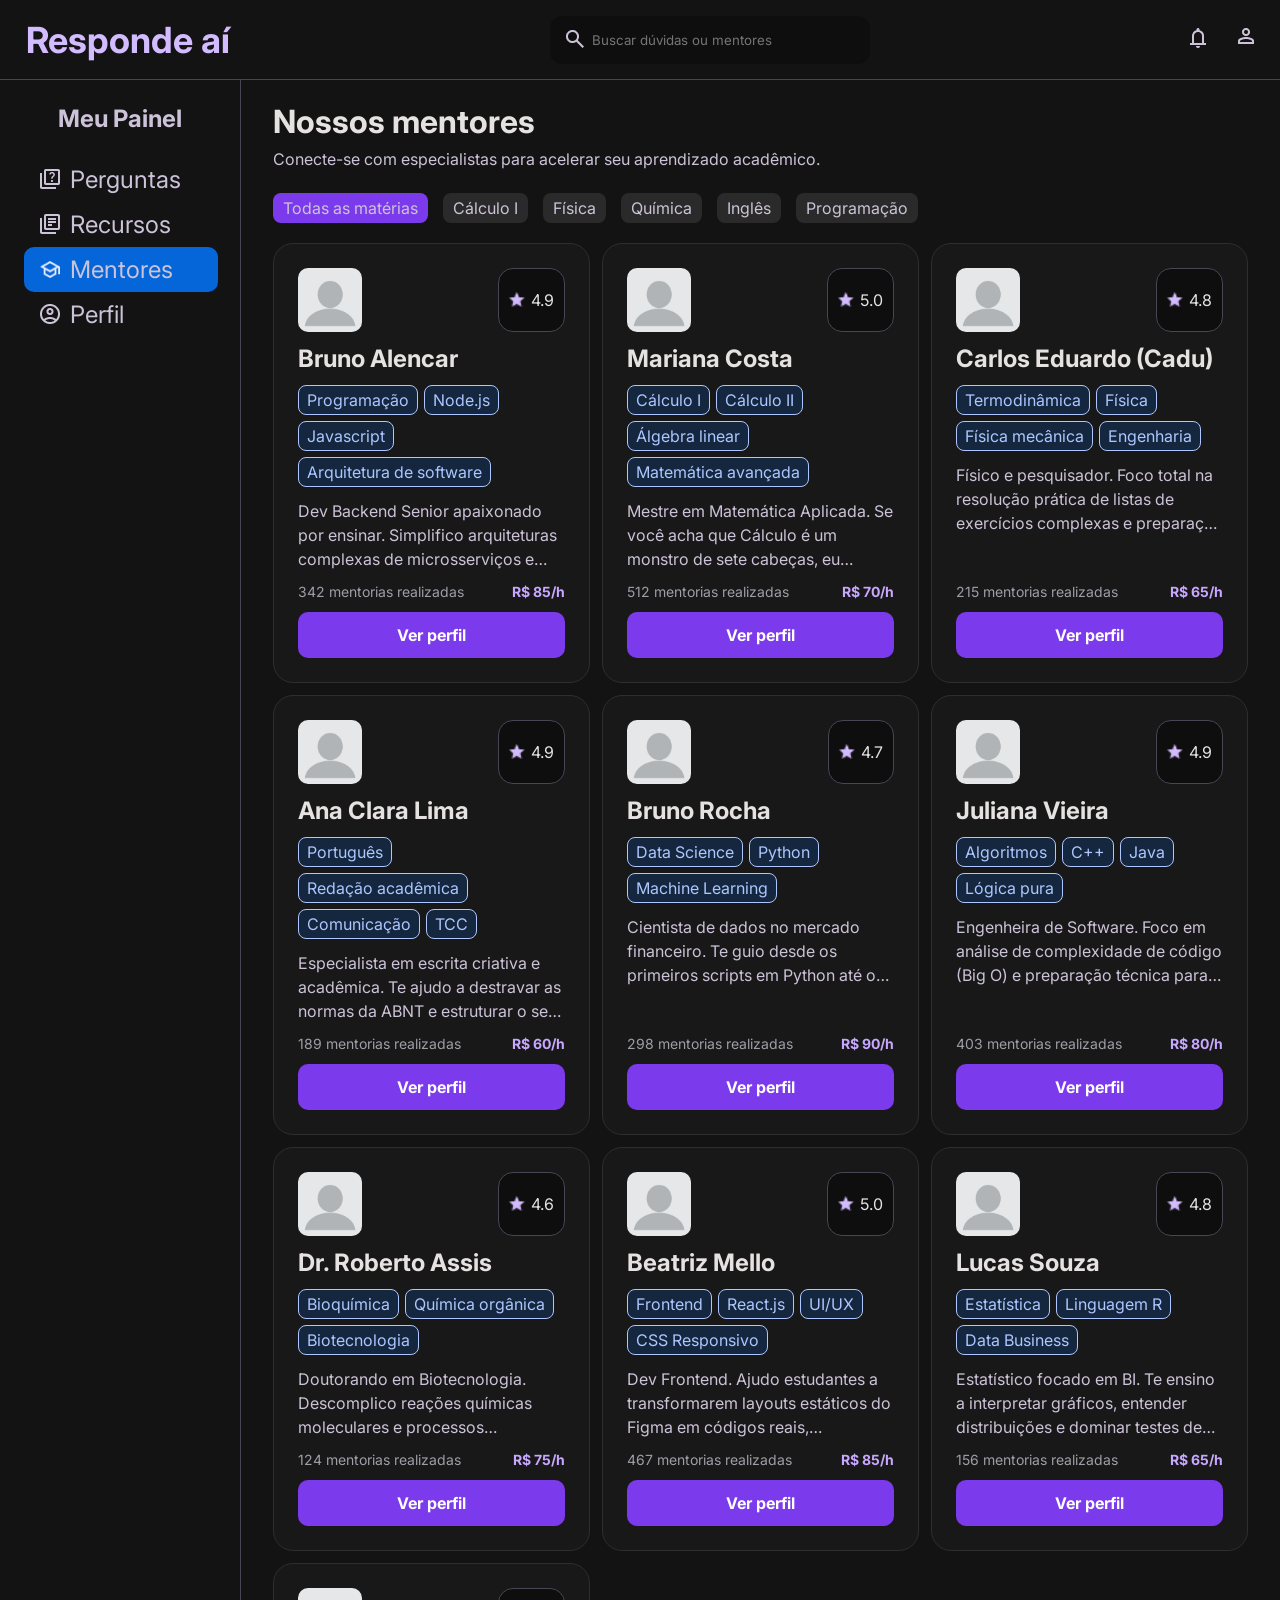
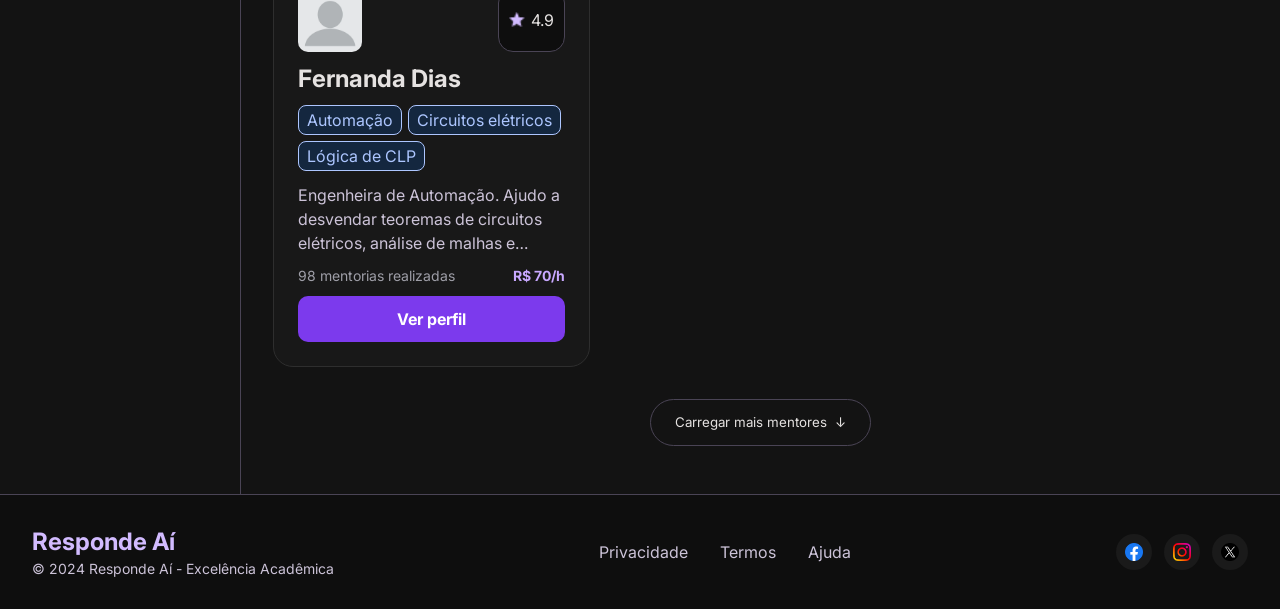
<file: pages/mentores.html>
<!DOCTYPE html>
<html lang="pt-br">
<head>
    <meta charset="UTF-8">
    <meta name="viewport" content="width=device-width, initial-scale=1.0">
    <title>Responde aí!</title>
    <link rel="stylesheet" href="../assets/css/core.css">
    <link rel="stylesheet" href="../assets/css/mentores.css">

    <link rel="preconnect" href="https://fonts.googleapis.com">
    <link rel="preconnect" href="https://fonts.gstatic.com" crossorigin>
    <link href="https://fonts.googleapis.com/css2?family=Inter:wght@100..900&display=swap" rel="stylesheet">
</head>
<body>
    <header>
        
        <a class="logo" href="/">
            <h1>Responde aí</h1>
        </a>
        
        <div class="searchbox">
            <img src="../assets/images/icons/lupa.png" alt="">
            <input type="search" name="" id="" placeholder="Buscar dúvidas ou mentores">
        </div>

        <div class="profile">
            <button><img src="../assets/images/icons/sino.png" alt="Notificações"></button>
            
            <div class="profile-dropdown">
                <button class="profile-trigger"><img src="../assets/images/icons/perfil.png" alt="Perfil"></button>
                <div class="dropdown-menu">
                    <a href="pages/login.html">Login</a>
                    <a href="pages/register.html">Cadastrar-se</a>
                </div>
            </div>
        </div>
    </header>


    <div class="layout">
    <!-- BARRA LATERAL -->
        <aside class="sidebar">

            <h1>Meu Painel</h1>

            <nav>
                <ul>
                    <li>
                        <a href="/">
                            <img src="../assets/images/icons/perguntas_icon.png" alt="">
                            Perguntas
                        </a>
                    </li>

                    <li>
                        <a href="/pages/recursos.html">
                            <img src="../assets/images/icons/recursos_icon.png" alt="">
                            Recursos
                        </a>
                    </li>

                    <li>
                        <a class="cpage" href="/pages/mentores.html">
                            <img src="../assets/images/icons/mentores_icon.png" alt="">
                            Mentores
                        </a>
                    </li>

                    <li>
                        <a href="/pages/perfil-estud.html">
                            <img src="../assets/images/icons/perfil_icon.png" alt="">
                            Perfil
                        </a>
                    </li>
                </ul>
            </nav>
            
        </aside>

        
        <main>
            <section class="headfilter">
                <div class="sumario">
                <h1>Nossos mentores</h1>
                <p>Conecte-se com especialistas para acelerar seu aprendizado acadêmico.</p>
                </div>

                <div class="filtros">
                    <a href="#" class="filatual">Todas as matérias</a>
                    <a href="#">Cálculo I</a>
                    <a href="#">Física</a>
                    <a href="#">Química</a>
                    <a href="#">Inglês</a>
                    <a href="#">Programação</a>
            </section>


            <section class="mentores">
                
                <article class="mentor">

                    <div class="mheader">

                        <img class="avatar" src="../assets/images/icons/defaultprofile.png" alt="">

                        <div class="rating">
                            <img src="../assets/images/icons/star.png" alt="">
                            <span>4.9</span>
                        </div>

                    </div>

                    <div class="mcontent">
                        
                        <h2 class="mentor-name">Bruno Alencar</h2>
                    

                        <div class="mentor-tags">
                            <span class="mentor-tag">Programação</span>
                            <span class="mentor-tag">Node.js</span>
                            <span class="mentor-tag">Javascript</span>
                            <span class="mentor-tag">Arquitetura de software</span>
                        </div>

                        <p class="mentor-description">Dev Backend Senior apaixonado por ensinar. Simplifico arquiteturas complexas de microsserviços e bancos de dados para iniciantes.</p>
                    </div>
                    <div class="mfooter">

                        <span class="mentorias">342 mentorias realizadas</span>

                        <span class="mentor-price">R$ 85/h</span>

                    </div>

                    <button class="mentor-profile">Ver perfil</button>

                </article>

                <article class="mentor">

                    <div class="mheader">

                        <img class="avatar" src="../assets/images/icons/defaultprofile.png" alt="">

                        <div class="rating">
                            <img src="../assets/images/icons/star.png" alt="">
                            <span>5.0</span>
                        </div>

                    </div>

                    <div class="mcontent">
                        
                        <h2 class="mentor-name">Mariana Costa</h2>
                    

                        <div class="mentor-tags">
                            <span class="mentor-tag">Cálculo I</span>
                            <span class="mentor-tag">Cálculo II</span>
                            <span class="mentor-tag">Álgebra linear</span>
                            <span class="mentor-tag">Matemática avançada</span>
                        </div>

                        <p class="mentor-description">Mestre em Matemática Aplicada. Se você acha que Cálculo é um monstro de sete cabeças, eu quebro ele em pedacinhos para você passar na prova.</p>
                    </div>
                    <div class="mfooter">

                        <span class="mentorias">512 mentorias realizadas</span>

                        <span class="mentor-price">R$ 70/h</span>

                    </div>
                    <form action="/pages/perfil-mentor.html">
                    <button type="submit" class="mentor-profile">Ver perfil</button>
                    </form>

                </article>

                <article class="mentor">

                    <div class="mheader">

                        <img class="avatar" src="../assets/images/icons/defaultprofile.png" alt="">

                        <div class="rating">
                            <img src="../assets/images/icons/star.png" alt="">
                            <span>4.8</span>
                        </div>

                    </div>

                    <div class="mcontent">
                        
                        <h2 class="mentor-name">Carlos Eduardo (Cadu)</h2>
                    

                        <div class="mentor-tags">
                            <span class="mentor-tag">Termodinâmica</span>
                            <span class="mentor-tag">Física</span>
                            <span class="mentor-tag">Física mecânica</span>
                            <span class="mentor-tag">Engenharia</span>
                        </div>

                        <p class="mentor-description">Físico e pesquisador. Foco total na resolução prática de listas de exercícios complexas e preparação estratégica para exames.</p>
                    </div>
                    <div class="mfooter">

                        <span class="mentorias">215 mentorias realizadas</span>

                        <span class="mentor-price">R$ 65/h</span>

                    </div>

                    <button class="mentor-profile">Ver perfil</button>

                </article>

                <article class="mentor">

                    <div class="mheader">

                        <img class="avatar" src="../assets/images/icons/defaultprofile.png" alt="">

                        <div class="rating">
                            <img src="../assets/images/icons/star.png" alt="">
                            <span>4.9</span>
                        </div>

                    </div>

                    <div class="mcontent">
                        
                        <h2 class="mentor-name">Ana Clara Lima</h2>
                    

                        <div class="mentor-tags">
                            <span class="mentor-tag">Português</span>
                            <span class="mentor-tag">Redação acadêmica</span>
                            <span class="mentor-tag">Comunicação</span>
                            <span class="mentor-tag">TCC</span>
                        </div>

                        <p class="mentor-description">Especialista em escrita criativa e acadêmica. Te ajudo a destravar as normas da ABNT e estruturar o seu TCC sem desespero.</p>
                    </div>
                    <div class="mfooter">

                        <span class="mentorias">189 mentorias realizadas</span>

                        <span class="mentor-price">R$ 60/h</span>

                    </div>

                    <button class="mentor-profile">Ver perfil</button>

                </article>

                <article class="mentor">

                    <div class="mheader">

                        <img class="avatar" src="../assets/images/icons/defaultprofile.png" alt="">

                        <div class="rating">
                            <img src="../assets/images/icons/star.png" alt="">
                            <span>4.7</span>
                        </div>

                    </div>

                    <div class="mcontent">
                        
                        <h2 class="mentor-name">Bruno Rocha</h2>
                    

                        <div class="mentor-tags">
                            <span class="mentor-tag">Data Science</span>
                            <span class="mentor-tag">Python</span>
                            <span class="mentor-tag">Machine Learning</span>
                        </div>

                        <p class="mentor-description">Cientista de dados no mercado financeiro. Te guio desde os primeiros scripts em Python até o deploy de modelos preditivos reais.</p>
                    </div>
                    <div class="mfooter">

                        <span class="mentorias">298 mentorias realizadas</span>

                        <span class="mentor-price">R$ 90/h</span>

                    </div>

                    <button class="mentor-profile">Ver perfil</button>

                </article>

                <article class="mentor">

                    <div class="mheader">

                        <img class="avatar" src="../assets/images/icons/defaultprofile.png" alt="">

                        <div class="rating">
                            <img src="../assets/images/icons/star.png" alt="">
                            <span>4.9</span>
                        </div>

                    </div>

                    <div class="mcontent">
                        
                        <h2 class="mentor-name">Juliana Vieira</h2>
                    

                        <div class="mentor-tags">
                            <span class="mentor-tag">Algoritmos</span>
                            <span class="mentor-tag">C++</span>
                            <span class="mentor-tag">Java</span>
                            <span class="mentor-tag">Lógica pura</span>
                        </div>

                        <p class="mentor-description">Engenheira de Software. Foco em análise de complexidade de código (Big O) e preparação técnica para processos seletivos.</p>
                    </div>
                    <div class="mfooter">

                        <span class="mentorias">403 mentorias realizadas</span>

                        <span class="mentor-price">R$ 80/h</span>

                    </div>

                    <button class="mentor-profile">Ver perfil</button>

                </article>

                <article class="mentor">

                    <div class="mheader">

                        <img class="avatar" src="../assets/images/icons/defaultprofile.png" alt="">

                        <div class="rating">
                            <img src="../assets/images/icons/star.png" alt="">
                            <span>4.6</span>
                        </div>

                    </div>

                    <div class="mcontent">
                        
                        <h2 class="mentor-name">Dr. Roberto Assis</h2>
                    

                        <div class="mentor-tags">
                            <span class="mentor-tag">Bioquímica</span>
                            <span class="mentor-tag">Química orgânica</span>
                            <span class="mentor-tag">Biotecnologia</span>
                        </div>

                        <p class="mentor-description">Doutorando em Biotecnologia. Descomplico reações químicas moleculares e processos complexos usando analogias simples do dia a dia.</p>
                    </div>
                    <div class="mfooter">

                        <span class="mentorias">124 mentorias realizadas</span>

                        <span class="mentor-price">R$ 75/h</span>

                    </div>

                    <button class="mentor-profile">Ver perfil</button>

                </article>

                <article class="mentor">

                    <div class="mheader">

                        <img class="avatar" src="../assets/images/icons/defaultprofile.png" alt="">

                        <div class="rating">
                            <img src="../assets/images/icons/star.png" alt="">
                            <span>5.0</span>
                        </div>

                    </div>

                    <div class="mcontent">
                        
                        <h2 class="mentor-name">Beatriz Mello</h2>
                    

                        <div class="mentor-tags">
                            <span class="mentor-tag">Frontend</span>
                            <span class="mentor-tag">React.js</span>
                            <span class="mentor-tag">UI/UX</span>
                            <span class="mentor-tag">CSS Responsivo</span>
                        </div>

                        <p class="mentor-description">Dev Frontend. Ajudo estudantes a transformarem layouts estáticos do Figma em códigos reais, semânticos, limpos e acessíveis.</p>
                    </div>
                    <div class="mfooter">

                        <span class="mentorias">467 mentorias realizadas</span>

                        <span class="mentor-price">R$ 85/h</span>

                    </div>

                    <button class="mentor-profile">Ver perfil</button>

                </article>

                <article class="mentor">

                    <div class="mheader">

                        <img class="avatar" src="../assets/images/icons/defaultprofile.png" alt="">

                        <div class="rating">
                            <img src="../assets/images/icons/star.png" alt="">
                            <span>4.8</span>
                        </div>

                    </div>

                    <div class="mcontent">
                        
                        <h2 class="mentor-name">Lucas Souza</h2>
                    

                        <div class="mentor-tags">
                            <span class="mentor-tag">Estatística</span>
                            <span class="mentor-tag">Linguagem R</span>
                            <span class="mentor-tag">Data Business</span>
                        </div>

                        <p class="mentor-description">Estatístico focado em BI. Te ensino a interpretar gráficos, entender distribuições e dominar testes de hipótese de forma prática.</p>
                    </div>
                    <div class="mfooter">

                        <span class="mentorias">156 mentorias realizadas</span>

                        <span class="mentor-price">R$ 65/h</span>

                    </div>

                    <button class="mentor-profile">Ver perfil</button>

                </article>

                <article class="mentor">

                    <div class="mheader">

                        <img class="avatar" src="../assets/images/icons/defaultprofile.png" alt="">

                        <div class="rating">
                            <img src="../assets/images/icons/star.png" alt="">
                            <span>4.9</span>
                        </div>

                    </div>

                    <div class="mcontent">
                        
                        <h2 class="mentor-name">Fernanda Dias</h2>
                    

                        <div class="mentor-tags">
                            <span class="mentor-tag">Automação</span>
                            <span class="mentor-tag">Circuitos elétricos</span>
                            <span class="mentor-tag">Lógica de CLP</span>
                        </div>

                        <p class="mentor-description">Engenheira de Automação. Ajudo a desvendar teoremas de circuitos elétricos, análise de malhas e sistemas industriais sem estresse.</p>
                    </div>
                    <div class="mfooter">

                        <span class="mentorias">98 mentorias realizadas</span>

                        <span class="mentor-price">R$ 70/h</span>

                    </div>

                    <button class="mentor-profile">Ver perfil</button>

                </article>

            </section>

            <div class="load-more-container">
                <button class="load-more">
                    Carregar mais mentores
                    <span>↓</span>
                </button>
            </div>
        </main>
    </div>

    <footer>
    <div class="footer-left">
        <h2>Responde Aí</h2>
        <p>© 2024 Responde Aí - Excelência Acadêmica</p>
    </div>

    <nav class="footer-links">
        <a href="#">Privacidade</a>
        <a href="#">Termos</a>
        <a href="#">Ajuda</a>
    </nav>

    <div class="footer-social">
        <a href="#">
            <img src="../assets/images/icons/facebook_icon.png" alt="Discord">
        </a>

        <a href="#">
            <img src="../assets/images/icons/instagram_icon.png" alt="GitHub">
        </a>

        <a href="#">
            <img src="../assets/images/icons/twitter_icon.png" alt="Perfil">
        </a>
    </div>
</footer>
</body>
</html>
</file>
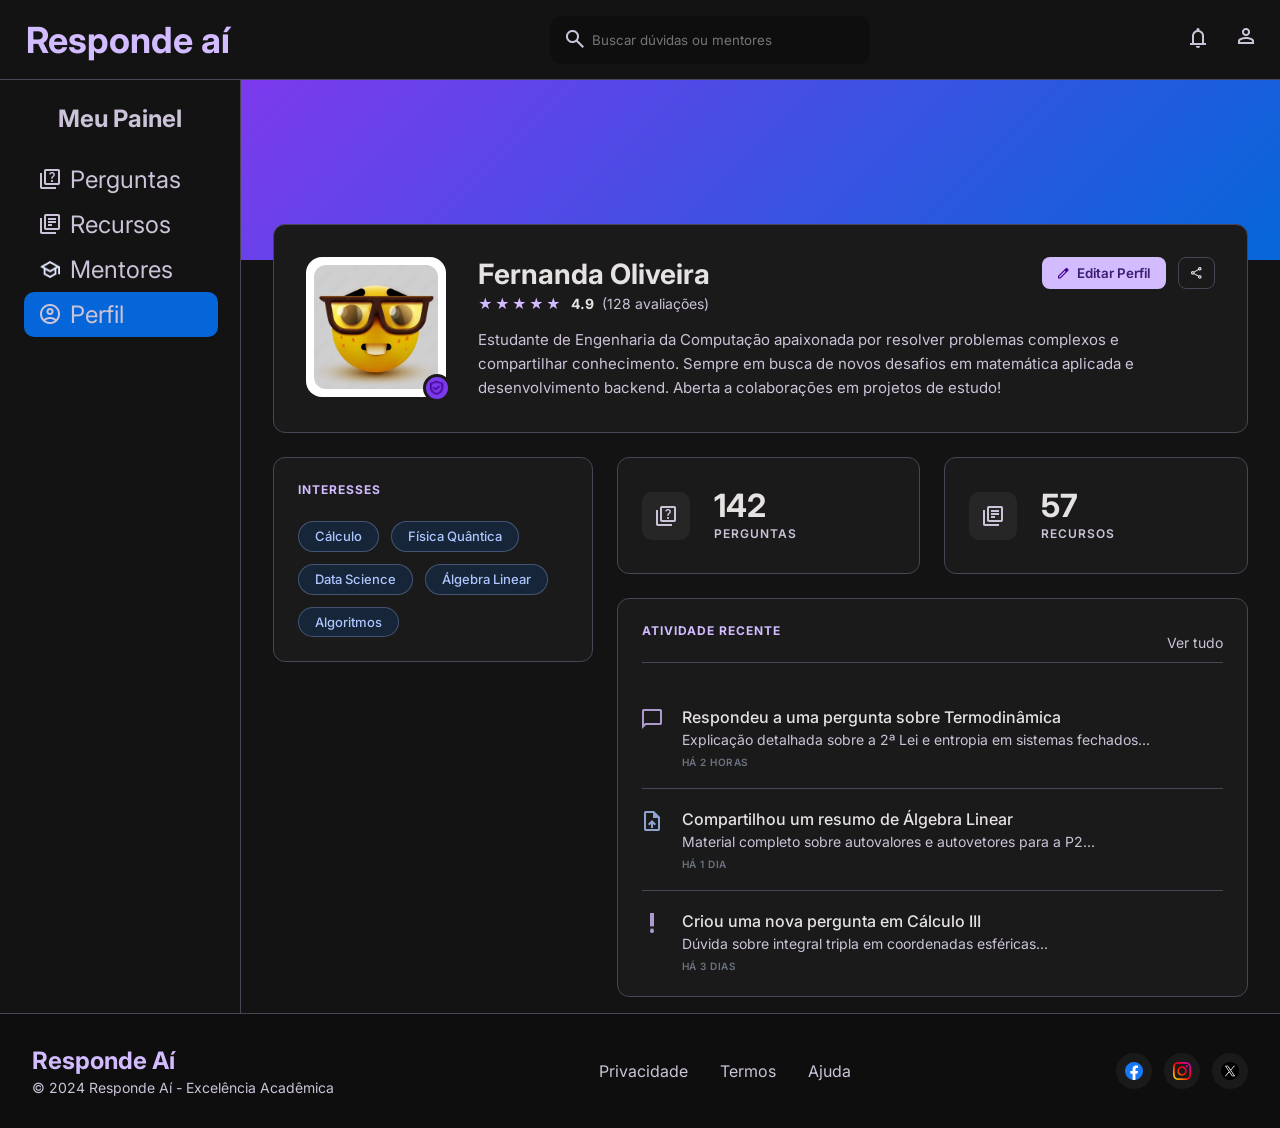
<file: pages/perfil-estud.html>
<!DOCTYPE html>
<html lang="pt-br">
<head>
    <meta charset="UTF-8">
    <meta name="viewport" content="width=device-width, initial-scale=1.0">
    <title>Responde aí!</title>
    <link rel="stylesheet" href="../assets/css/core.css">
    <link rel="stylesheet" href="../assets/css/pestudante.css">

    <link rel="preconnect" href="https://fonts.googleapis.com">
    <link rel="preconnect" href="https://fonts.gstatic.com" crossorigin>
    <link href="https://fonts.googleapis.com/css2?family=Inter:wght@100..900&display=swap" rel="stylesheet">
</head>
<body>
    <header>
        
        <a class="logo" href="/">
            <h1>Responde aí</h1>
        </a>
        
        <div class="searchbox">
            <img src="../assets/images/icons/lupa.png" alt="">
            <input type="search" name="" id="" placeholder="Buscar dúvidas ou mentores">
        </div>

        <div class="profile">
            <button><img src="../assets/images/icons/sino.png" alt="Notificações"></button>
            
            <div class="profile-dropdown">
                <button class="profile-trigger"><img src="../assets/images/icons/perfil.png" alt="Perfil"></button>
                <div class="dropdown-menu">
                    <a href="pages/login.html">Login</a>
                    <a href="pages/register.html">Cadastrar-se</a>
                </div>
            </div>
        </div>
    </header>


    <div class="layout">
    <!-- BARRA LATERAL -->
        <aside class="sidebar">

            <h1>Meu Painel</h1>

            <nav>
                <ul>
                    <li>
                        <a href="/">
                            <img src="../assets/images/icons/perguntas_icon.png" alt="">
                            Perguntas
                        </a>
                    </li>

                    <li>
                        <a href="/pages/recursos.html">
                            <img src="../assets/images/icons/recursos_icon.png" alt="">
                            Recursos
                        </a>
                    </li>

                    <li>
                        <a href="/pages/mentores.html">
                            <img src="../assets/images/icons/mentores_icon.png" alt="">
                            Mentores
                        </a>
                    </li>

                    <li>
                        <a class="cpage" href="/pages/perfil-estud.html">
                            <img src="../assets/images/icons/perfil_icon.png" alt="">
                            Perfil
                        </a>
                    </li>
                </ul>
            </nav>
            
        </aside>

        
        <main>

            <section class="profile-page">
    
                <div class="profile-banner"></div>

                <section class="profile-header-card">
                    
                    <div class="profile-avatar-wrapper">
                        <div class="avatar-box">
                            <img src="../assets/images/nerdao.webp" alt="Foto de Perfil">
                        </div>
                        <div class="badge-shield">
                            <img src="../assets/images/icons/verified_icon.png" alt="Badge Escudo">
                        </div>
                    </div>

                    <div class="profile-info">
                        <div class="profile-title-row">
                            <div>
                                <h2>Fernanda Oliveira</h2>
                                <div class="profile-rating">
                                    <span class="stars">★★★★★</span>
                                    <strong>4.9</strong>
                                    <span>(128 avaliações)</span>
                                </div>
                            </div>
                            <div class="profile-actions">
                                <button class="btn-edit">
                                    <img src="../assets/images/icons/edit_icon.png" alt=""> Editar Perfil
                                </button>
                                <button class="btn-share">
                                    <img src="../assets/images/icons/share_icon.png" alt="">
                                </button>
                            </div>
                        </div>
                        
                        <p class="profile-bio">
                            Estudante de Engenharia da Computação apaixonada por resolver problemas complexos e compartilhar conhecimento. Sempre em busca de novos desafios em matemática aplicada e desenvolvimento backend. Aberta a colaborações em projetos de estudo!
                        </p>
                    </div>

                </section>

                <div class="profile-content-grid">
                    
                    <aside class="profile-sidebar">
                        <section class="profile-card interests-card">
                            <h3>INTERESSES</h3>
                            <div class="tags-container">
                                <span class="tag">Cálculo</span>
                                <span class="tag">Física Quântica</span>
                                <span class="tag">Data Science</span>
                                <span class="tag">Álgebra Linear</span>
                                <span class="tag">Algoritmos</span>
                            </div>
                        </section>
                    </aside>

                    <div class="profile-main-content">
                        
                        <div class="stats-row">
                            <div class="profile-card stat-card">
                                <div class="stat-icon">
                                    <img src="../assets/images/icons/perguntas_icon.png" alt="">
                                </div>
                                <div class="stat-data">
                                    <strong>142</strong>
                                    <span>PERGUNTAS</span>
                                </div>
                            </div>

                            <div class="profile-card stat-card">
                                <div class="stat-icon">
                                    <img src="../assets/images/icons/recursos_icon.png" alt="">
                                </div>
                                <div class="stat-data">
                                    <strong>57</strong>
                                    <span>RECURSOS</span>
                                </div>
                            </div>
                        </div>

                        <section class="profile-card activities-card">
                            <div class="card-header">
                                <h3>ATIVIDADE RECENTE</h3>
                                <a href="#">Ver tudo</a>
                            </div>

                            <div class="activity-list">
                                
                                <article class="activity-item">
                                    <div class="activity-icon">
                                        <img src="../assets/images/icons/chat_icon.png" alt="">
                                    </div>
                                    <div class="activity-details">
                                        <h4>Respondeu a uma pergunta sobre Termodinâmica</h4>
                                        <p>Explicação detalhada sobre a 2ª Lei e entropia em sistemas fechados...</p>
                                        <time>HÁ 2 HORAS</time>
                                    </div>
                                </article>

                                <article class="activity-item">
                                    <div class="activity-icon">
                                        <img src="../assets/images/icons/upload_icon.png" alt="">
                                    </div>
                                    <div class="activity-details">
                                        <h4>Compartilhou um resumo de Álgebra Linear</h4>
                                        <p>Material completo sobre autovalores e autovetores para a P2...</p>
                                        <time>HÁ 1 DIA</time>
                                    </div>
                                </article>

                                <article class="activity-item">
                                    <div class="activity-icon">
                                        <img src="../assets/images/icons/exclm_icon.png" alt="">
                                    </div>
                                    <div class="activity-details">
                                        <h4>Criou uma nova pergunta em Cálculo III</h4>
                                        <p>Dúvida sobre integral tripla em coordenadas esféricas...</p>
                                        <time>HÁ 3 DIAS</time>
                                    </div>
                                </article>

                            </div>
                        </section>
                        
                    </div>
                </div>

            </section>

        </main>

    </div>

    <footer>
    <div class="footer-left">
        <h2>Responde Aí</h2>
        <p>© 2024 Responde Aí - Excelência Acadêmica</p>
    </div>

    <nav class="footer-links">
        <a href="#">Privacidade</a>
        <a href="#">Termos</a>
        <a href="#">Ajuda</a>
    </nav>

    <div class="footer-social">
        <a href="#">
            <img src="../assets/images/icons/facebook_icon.png" alt="Discord">
        </a>

        <a href="#">
            <img src="../assets/images/icons/instagram_icon.png" alt="GitHub">
        </a>

        <a href="#">
            <img src="../assets/images/icons/twitter_icon.png" alt="Perfil">
        </a>
    </div>
</footer>
</body>
</html>
</file>
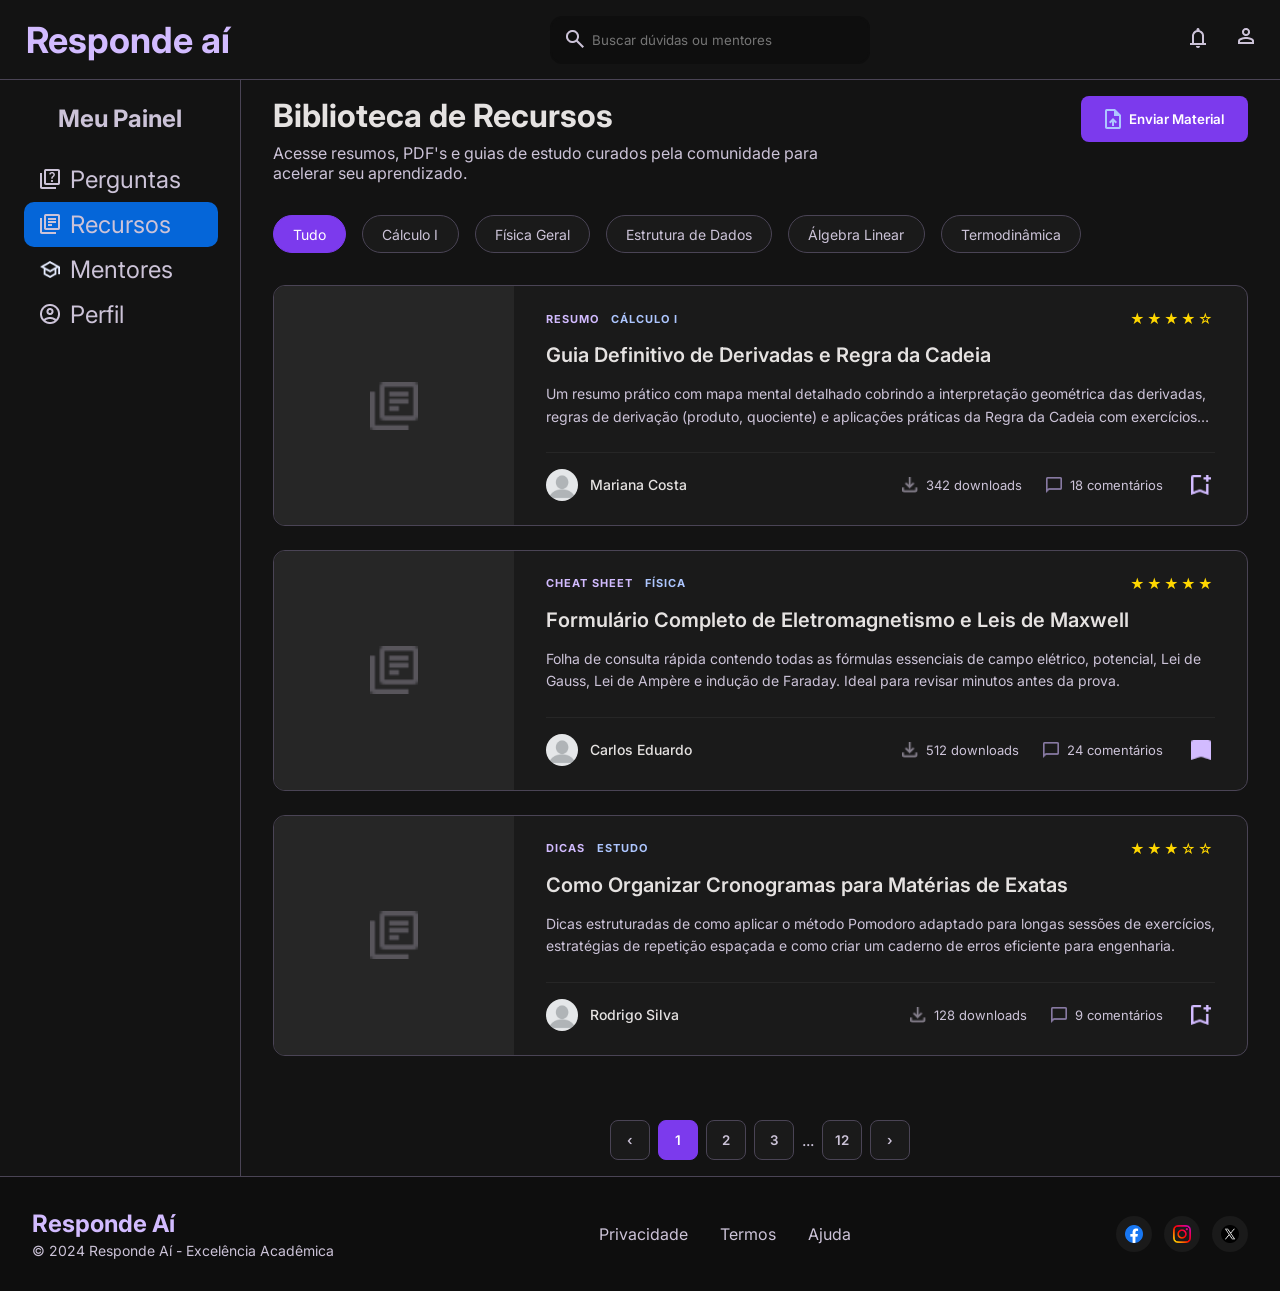
<file: pages/recursos.html>
<!DOCTYPE html>
<html lang="pt-br">
<head>
    <meta charset="UTF-8">
    <meta name="viewport" content="width=device-width, initial-scale=1.0">
    <title>Responde aí!</title>
    <link rel="stylesheet" href="../assets/css/core.css">
    <link rel="stylesheet" href="../assets/css/recursos.css">

    <link rel="preconnect" href="https://fonts.googleapis.com">
    <link rel="preconnect" href="https://fonts.gstatic.com" crossorigin>
    <link href="https://fonts.googleapis.com/css2?family=Inter:wght@100..900&display=swap" rel="stylesheet">
</head>
<body>
    <header>
        
        <a class="logo" href="/">
            <h1>Responde aí</h1>
        </a>
        
        <div class="searchbox">
            <img src="../assets/images/icons/lupa.png" alt="">
            <input type="search" name="" id="" placeholder="Buscar dúvidas ou mentores">
        </div>

        <div class="profile">
            <button><img src="../assets/images/icons/sino.png" alt="Notificações"></button>
            
            <div class="profile-dropdown">
                <button class="profile-trigger"><img src="../assets/images/icons/perfil.png" alt="Perfil"></button>
                <div class="dropdown-menu">
                    <a href="pages/login.html">Login</a>
                    <a href="pages/register.html">Cadastrar-se</a>
                </div>
            </div>
        </div>
    </header>


    <div class="layout">
    <!-- BARRA LATERAL -->
        <aside class="sidebar">

            <h1>Meu Painel</h1>

            <nav>
                <ul>
                    <li>
                        <a href="/">
                            <img src="../assets/images/icons/perguntas_icon.png" alt="">
                            Perguntas
                        </a>
                    </li>

                    <li>
                        <a class="cpage" href="/pages/recursos.html">
                            <img src="../assets/images/icons/recursos_icon.png" alt="">
                            Recursos
                        </a>
                    </li>

                    <li>
                        <a href="/pages/mentores.html">
                            <img src="../assets/images/icons/mentores_icon.png" alt="">
                            Mentores
                        </a>
                    </li>

                    <li>
                        <a href="/pages/perfil-estud.html">
                            <img src="../assets/images/icons/perfil_icon.png" alt="">
                            Perfil
                        </a>
                    </li>
                </ul>
            </nav>
            
        </aside>

        
        <main>

            <section class="resources-page">
    
    <div class="resources-header">
        <div class="header-text">
            <h1>Biblioteca de Recursos</h1>
            <p>Acesse resumos, PDF's e guias de estudo curados pela comunidade para acelerar seu aprendizado.</p>
        </div>
        <button class="btn-upload">
            <img src="../assets/images/icons/upload_icon.png" alt="">
            Enviar Material
        </button>
    </div>

    <nav class="resources-filters">
        <button class="filter-btn active">Tudo</button>
        <button class="filter-btn">Cálculo I</button>
        <button class="filter-btn">Física Geral</button>
        <button class="filter-btn">Estrutura de Dados</button>
        <button class="filter-btn">Álgebra Linear</button>
        <button class="filter-btn">Termodinâmica</button>
    </nav>

    <div class="resources-grid">
        
        <article class="resource-card">
            <div class="resource-preview">
                <img src="../assets/images/icons/recursos_icon.png" alt="Preview">
            </div>
            
            <div class="resource-content">
                <div class="resource-top">
                    <div class="resource-tags">
                        <span class="tag-category">RESUMO</span>
                        <span class="tag-subject">CÁLCULO I</span>
                    </div>
                    <div class="resource-rating">★★★★☆</div>
                </div>

                <h2 class="resource-title">Guia Definitivo de Derivadas e Regra da Cadeia</h2>
                <p class="resource-desc">Um resumo prático com mapa mental detalhado cobrindo a interpretação geométrica das derivadas, regras de derivação (produto, quociente) e aplicações práticas da Regra da Cadeia com exercícios resolvidos.</p>

                <div class="resource-footer">
                    <div class="resource-author">
                        <img src="../assets/images/icons/defaultprofile.png" alt="Autor">
                        <span>Mariana Costa</span>
                    </div>
                    <div class="resource-meta">
                        <div class="meta-item">
                            <img src="../assets/images/icons/download_icon.png" alt="">
                            <span>342 downloads</span>
                        </div>
                        <div class="meta-item">
                            <img src="../assets/images/icons/chat_icon.png" alt="">
                            <span>18 comentários</span>
                        </div>
                        <button class="btn-save">
                            <img src="../assets/images/icons/fav_icon.png" alt="">
                        </button>
                    </div>
                </div>
            </div>
        </article>

        <article class="resource-card">
            <div class="resource-preview">
                <img src="../assets/images/icons/recursos_icon.png" alt="Preview">
            </div>
            
            <div class="resource-content">
                <div class="resource-top">
                    <div class="resource-tags">
                        <span class="tag-category">CHEAT SHEET</span>
                        <span class="tag-subject">FÍSICA</span>
                    </div>
                    <div class="resource-rating">★★★★★</div>
                </div>

                <h2 class="resource-title">Formulário Completo de Eletromagnetismo e Leis de Maxwell</h2>
                <p class="resource-desc">Folha de consulta rápida contendo todas as fórmulas essenciais de campo elétrico, potencial, Lei de Gauss, Lei de Ampère e indução de Faraday. Ideal para revisar minutos antes da prova.</p>

                <div class="resource-footer">
                    <div class="resource-author">
                        <img src="../assets/images/icons/defaultprofile.png" alt="Autor">
                        <span>Carlos Eduardo</span>
                    </div>
                    <div class="resource-meta">
                        <div class="meta-item">
                            <img src="../assets/images/icons/download_icon.png" alt="">
                            <span>512 downloads</span>
                        </div>
                        <div class="meta-item">
                            <img src="../assets/images/icons/chat_icon.png" alt="">
                            <span>24 comentários</span>
                        </div>
                        <button class="btn-save">
                            <img src="../assets/images/icons/fav1_icon.png" alt="">
                        </button>
                    </div>
                </div>
            </div>
        </article>

        <article class="resource-card">
            <div class="resource-preview">
                <img src="../assets/images/icons/recursos_icon.png" alt="Preview">
            </div>
            
            <div class="resource-content">
                <div class="resource-top">
                    <div class="resource-tags">
                        <span class="tag-category">DICAS</span>
                        <span class="tag-subject">ESTUDO</span>
                    </div>
                    <div class="resource-rating">★★★☆☆</div>
                </div>

                <h2 class="resource-title">Como Organizar Cronogramas para Matérias de Exatas</h2>
                <p class="resource-desc">Dicas estruturadas de como aplicar o método Pomodoro adaptado para longas sessões de exercícios, estratégias de repetição espaçada e como criar um caderno de erros eficiente para engenharia.</p>

                <div class="resource-footer">
                    <div class="resource-author">
                        <img src="../assets/images/icons/defaultprofile.png" alt="Autor">
                        <span>Rodrigo Silva</span>
                    </div>
                    <div class="resource-meta">
                        <div class="meta-item">
                            <img src="../assets/images/icons/download_icon.png" alt="">
                            <span>128 downloads</span>
                        </div>
                        <div class="meta-item">
                            <img src="../assets/images/icons/chat_icon.png" alt="">
                            <span>9 comentários</span>
                        </div>
                        <button class="btn-save">
                            <img src="../assets/images/icons/fav_icon.png" alt="">
                        </button>
                    </div>
                </div>
            </div>
        </article>

    </div>

    <div class="pagination">
        <button class="pag-btn">‹</button>
        <button class="pag-btn active">1</button>
        <button class="pag-btn">2</button>
        <button class="pag-btn">3</button>
        <span>...</span>
        <button class="pag-btn">12</button>
        <button class="pag-btn">›</button>
    </div>

</section>

        </main>

    </div>

    <footer>
    <div class="footer-left">
        <h2>Responde Aí</h2>
        <p>© 2024 Responde Aí - Excelência Acadêmica</p>
    </div>

    <nav class="footer-links">
        <a href="#">Privacidade</a>
        <a href="#">Termos</a>
        <a href="#">Ajuda</a>
    </nav>

    <div class="footer-social">
        <a href="#">
            <img src="../assets/images/icons/facebook_icon.png" alt="Discord">
        </a>

        <a href="#">
            <img src="../assets/images/icons/instagram_icon.png" alt="GitHub">
        </a>

        <a href="#">
            <img src="../assets/images/icons/twitter_icon.png" alt="Perfil">
        </a>
    </div>
</footer>
</body>
</html>
</file>
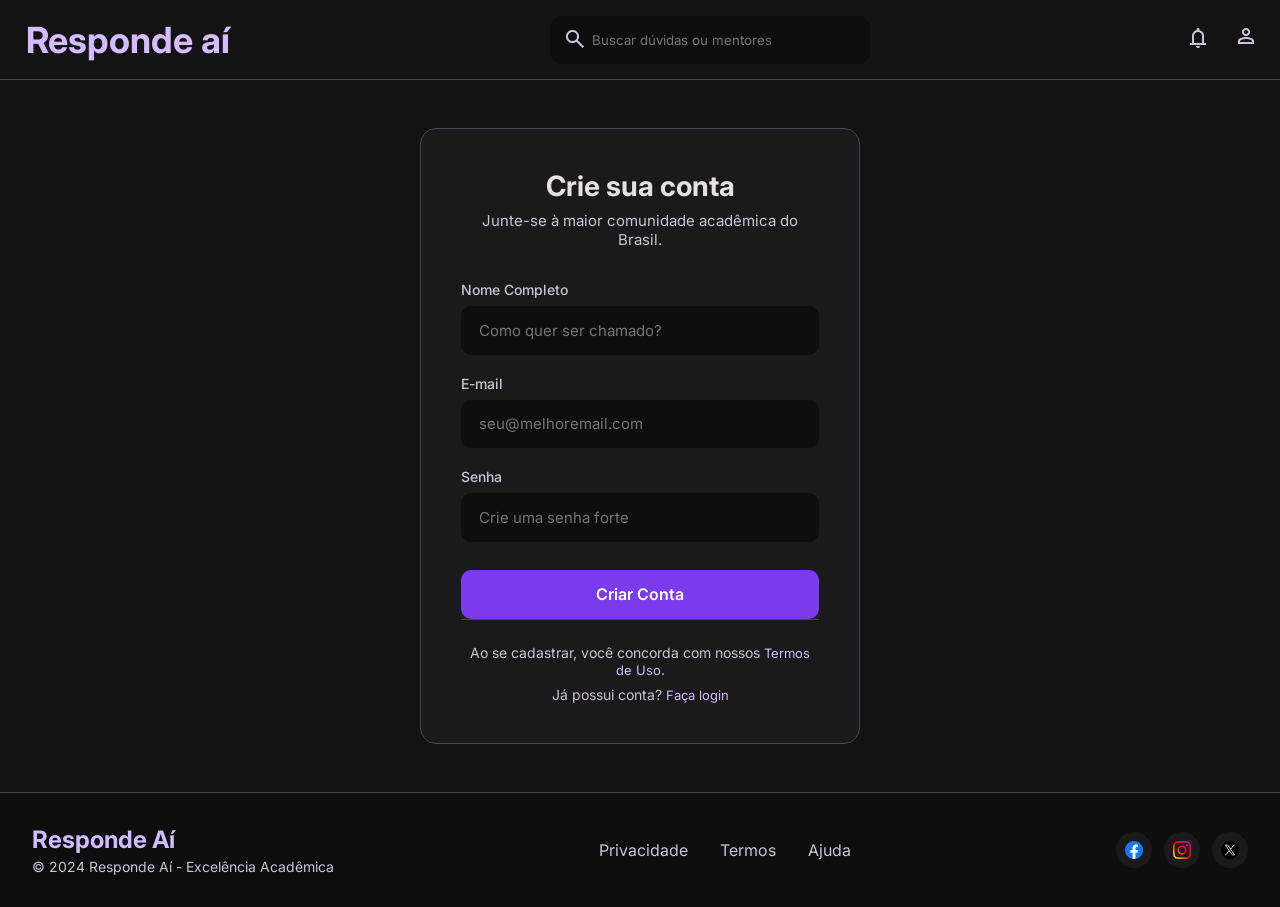
<file: pages/register.html>
<!DOCTYPE html>
<html lang="pt-br">
<head>
    <meta charset="UTF-8">
    <meta name="viewport" content="width=device-width, initial-scale=1.0">
    <title>Responde aí!</title>
    <link rel="stylesheet" href="../assets/css/core.css">
    <link rel="stylesheet" href="../assets/css/auth.css">

    <link rel="preconnect" href="https://fonts.googleapis.com">
    <link rel="preconnect" href="https://fonts.gstatic.com" crossorigin>
    <link href="https://fonts.googleapis.com/css2?family=Inter:wght@100..900&display=swap" rel="stylesheet">
</head>
<body>
    <header>
        
        <a class="logo" href="/">
            <h1>Responde aí</h1>
        </a>
        
        <div class="searchbox">
            <img src="../assets/images/icons/lupa.png" alt="">
            <input type="search" name="" id="" placeholder="Buscar dúvidas ou mentores">
        </div>

        <div class="profile">
            <button><img src="../assets/images/icons/sino.png" alt="Notificações"></button>
            
            <div class="profile-dropdown">
                <button class="profile-trigger"><img src="../assets/images/icons/perfil.png" alt="Perfil"></button>
                <div class="dropdown-menu">
                    <a href="pages/login.html">Login</a>
                    <a href="pages/register.html">Cadastrar-se</a>
                </div>
            </div>
        </div>
    </header>


    <div class="layout">


        
        <main>

            <section class="auth-container">
    <div class="auth-card">
        <div class="auth-header">
            <h1>Crie sua conta</h1>
            <p>Junte-se à maior comunidade acadêmica do Brasil.</p>
        </div>

        <form class="auth-form">
            <div class="form-group">
                <label for="name">Nome Completo</label>
                <input type="text" id="name" placeholder="Como quer ser chamado?" required>
            </div>

            <div class="form-group">
                <label for="email">E-mail</label>
                <input type="email" id="email" placeholder="seu@melhoremail.com" required>
            </div>

            <div class="form-group">
                <label for="password">Senha</label>
                <input type="password" id="password" placeholder="Crie uma senha forte" required>
            </div>

            <button type="submit" class="btn-auth-primary">Criar Conta</button>
        </form>

        <div class="auth-footer">
            <p>Ao se cadastrar, você concorda com nossos <a href="#">Termos de Uso</a>.</p>
            <p class="mt-1">Já possui conta? <a href="login.html">Faça login</a></p>
        </div>
    </div>
</section>

        </main>

    </div>

    <footer>
    <div class="footer-left">
        <h2>Responde Aí</h2>
        <p>© 2024 Responde Aí - Excelência Acadêmica</p>
    </div>

    <nav class="footer-links">
        <a href="#">Privacidade</a>
        <a href="#">Termos</a>
        <a href="#">Ajuda</a>
    </nav>

    <div class="footer-social">
        <a href="#">
            <img src="../assets/images/icons/facebook_icon.png" alt="Discord">
        </a>

        <a href="#">
            <img src="../assets/images/icons/instagram_icon.png" alt="GitHub">
        </a>

        <a href="#">
            <img src="../assets/images/icons/twitter_icon.png" alt="Perfil">
        </a>
    </div>
</footer>
</body>
</html>
</file>
<file: assets/css/core.css>
:root{
    --cinzabg: #131313;
    --cinzaborder: rgb(74, 68, 85);
    --cinzahoverbg: #2A2A2A;
    --azulselectbg: #0566D9;
    --roxodestaque: #7C3AED;
    --azulroles: #0566D933;
    --azulroles2: #ADC6FF;
    --logofontcolor: #D2BBFF;
    --navfontcolor: #CCC3D8;
    --titlefontcolor: #E5E2E1;
    --subtitlefontcolor: #CCC3D8;
}

*{
    margin: 0;
    padding: 0;
    box-sizing: border-box;
    font-family: Inter, Arial, Helvetica;
}

body{
    background-color: var(--cinzabg);
    min-height: 100vh;
    display: flex;
    flex-direction: column;
}

a{
    text-decoration: none;
}

header{
    width: 100%;
    height: 5rem;
    display: flex;
    justify-content: space-between;
    align-items: center;
    padding: .5rem 2%;
    border-bottom: 1px solid var(--cinzaborder);
}

.logo{
    color: var(--logofontcolor);
    font-size: 18px;
}

.searchbox{
    position: relative;
    width: 20rem;
}

.searchbox img{
    position: absolute;
    top: 30%;
    left: 5%;
}

.searchbox input{
    width: 100%;
    height: 3rem;

    padding-left: 40px;

    background-color: #0e0e0e;
    color: #6B7280;

    border: 2px solid #0e0e0e;
    border-radius: 12px;
}

.searchbox input:focus{
    outline: 1px solid var(--logofontcolor);
}

.profile{
    display: flex;
    gap: 2rem;
}

.profile button{
    all: unset;
    cursor: pointer;
}

/* Container que mantém o menu posicionado */
.profile-dropdown {
    position: relative;
    display: inline-block;
}

/* O menu em si */
.dropdown-menu {
    display: none;
    position: absolute;
    right: 0;
    /* Criamos um espaço entre o ícone e o menu para evitar o "gap" */
    top: 100%; 
    padding-top: 15px; /* Esta área permite que o mouse transite para o menu */
    
    background: transparent; /* Invisível, mas funcional */
    min-width: 150px;
    z-index: 1000;
}

/* Criamos uma camada interna real para o menu */
.dropdown-content {
    background-color: var(--cinzabg);
    border: 1px solid var(--cinzaborder);
    border-radius: 8px;
    overflow: hidden;
    box-shadow: 0 4px 12px rgba(0, 0, 0, 0.5);
}

.dropdown-menu a {
    display: block;
    padding: 0.75rem 1rem;
    color: var(--navfontcolor);
    font-size: 14px;
    transition: background 0.2s;
}

.dropdown-menu a:hover {
    background-color: var(--cinzahoverbg);
    color: #fff;
}

/* O segredo: a classe pai mantém o menu visível */
.profile-dropdown:hover .dropdown-menu {
    display: block;
    background-color: var(--cinzabg);
    border: 1px solid var(--cinzaborder);
    border-radius: 8px;
    overflow: hidden;
    box-shadow: 0 4px 12px rgba(0, 0, 0, 0.5);
}

.layout{
    display: flex;
    flex: 1;
}

.sidebar{
    width: 300px;

    display: flex;
    flex-direction: column;

    color: var(--navfontcolor);

    border-right: 1px solid var(--cinzaborder);
}

.sidebar h1{
    text-align: center;
    padding: 10% 0;
}

.sidebar ul{
    list-style: none;
    display: flex;
    flex-direction: column;
    padding-left: 1.5rem;
}

.sidebar ul li{
    width: 90%;
    border-radius: 10px;
}

.sidebar ul li img{
    width: 20px;
    height: 20px;
    object-fit: contain;
}

.sidebar ul li a{
    display: flex;
    align-items: center;
    gap: 10px;

    padding: .5rem 1rem;

    color: var(--navfontcolor);
    font-size: 24px;
}

.sidebar ul li:hover{
    background-color: var(--cinzahoverbg);
}

.cpage{
    background-color: var(--azulselectbg);
    border-radius: 10px;
}

main{
    width: 100%;
    padding: 1rem 2rem;
}

footer{
    display: flex;
    justify-content: space-between;
    align-items: center;

    padding: 2rem;

    background-color: #0E0E0E;
    border-top: 1px solid var(--cinzaborder);
}

.footer-left h2{
    color: var(--logofontcolor);
    margin-bottom: .25rem;
}

.footer-left p{
    color: var(--subtitlefontcolor);
    font-size: 14px;
}

.footer-links{
    display: flex;
    gap: 2rem;
}

.footer-links a{
    color: var(--subtitlefontcolor);
}

.footer-links a:hover{
    color: var(--titlefontcolor);
}

.footer-social{
    display: flex;
    gap: .75rem;
}

.footer-social a{
    width: 36px;
    height: 36px;

    display: flex;
    justify-content: center;
    align-items: center;

    background-color: #1A1A1A;
    border-radius: 50%;
}

.footer-social img{
    width: 18px;
    height: 18px;
}

@media screen and (max-width: 900px){

    .searchbox{
        display:none;
    }

    .profile{
        margin-right:20%;
    }
}
</file>
<file: assets/css/mentores.css>
.headfilter{
    width:100%;
    margin-bottom:20px;
}

.sumario{
    color:var(--subtitlefontcolor);
    line-height:1.6;
    margin-bottom:20px;
}

.sumario h1{
    color:var(--titlefontcolor);
    font-size:32px;
}

.filtros{
    display:flex;
    flex-wrap:wrap;
    gap:15px;
}

.filtros a{
    color:var(--navfontcolor);
    background-color:var(--cinzahoverbg);
    border-radius:8px;
    padding:5px 10px;
}

.filatual{
    background-color:var(--roxodestaque) !important;
}

.filtros a:hover:not(.filatual) {
    background-color: #3a3a3a;
    border-color: #3a3a3a;
}

.filatual:hover {
    filter: brightness(1.1);
}

.mentores {
    display: grid;
    grid-template-columns: repeat(auto-fill, minmax(300px, 1fr));
    gap: 12px;
}

.mentor{
    /* height:380px; */
    min-height: 380px;

    display:flex;
    flex-direction:column;
    gap:12px;

    padding:1.5rem;

    background:#181818;

    border:1px solid #2e2e2e;
    border-radius:20px;
}

.mheader{
    display:flex;
    justify-content:space-between;
}

.avatar{
    width:64px;
    height:64px;

    border-radius:10px;
    object-fit:cover;
}

.rating{
    display:flex;
    align-items: center;
    gap:6px;

    padding:6px 10px;

    background:#0E0E0E;
    color:var(--titlefontcolor);

    border:1px solid #4a4455;
    border-radius:15px;
}

.rating img{
    width:16px;
    height:16px;
}

.mcontent{
    display:flex;
    flex-direction:column;
    gap:12px;
}

.mentor-name{
    color:var(--titlefontcolor);
}

.mentor-tags{
    display:flex;
    flex-wrap:wrap;
    gap:6px;
}

.mentor-tag{
    padding:4px 8px;

    background-color:var(--azulroles);
    color:var(--azulroles2);

    border:1px solid var(--azulroles2);
    border-radius:8px;
}

.mentor-description{
    color: var(--navfontcolor);
    line-height: 1.5;
    
    display: -webkit-box;
    -webkit-line-clamp: 3; 
    -webkit-box-orient: vertical;
    overflow: hidden;
}

.mfooter{
    
    display: flex;
    justify-content: space-between;
    align-items: center;
    width: 100%;
    font-size: 14px;
    
    margin-top: auto;

}

.mentorias{
    color:#9e9ea7;
}

.mentor-price{
    color:#c8a8ff;
    font-weight:700;
}

.mentor-profile{
    width:100%;
    min-height:46px;

    border:none;
    border-radius:10px;

    background-color:var(--roxodestaque);

    color:white;
    font-size:16px;
    font-weight:700;

    cursor:pointer;
}

.mentor-profile:hover {
    background-color: #8b4df3;
    transform: translateY(-1px);
}

.load-more-container{
    display:flex;
    justify-content:center;

    margin:2rem 0;
}

.load-more{
    display:flex;
    align-items:center;
    gap:.5rem;

    padding:.9rem 1.5rem;

    background:transparent;

    color:var(--titlefontcolor);

    border:1px solid var(--cinzaborder);
    border-radius:999px;
}

.load-more:hover {
    cursor: pointer;
    background-color: var(--cinzahoverbg);
    border-color: var(--subtitlefontcolor);
}
</file>
<file: assets/css/pestudante.css>
/* Layout da Página de Perfil */
.profile-page {
    display: flex;
    flex-direction: column;
    gap: 1.5rem;
    position: relative;
}

/* Banner Gradient de Fundo */
.profile-banner {
    /* Margens negativas para ignorar o padding de 1rem 2rem da tag <main> e encostar nas bordas */
    margin: -1rem -2rem 0 -2rem; 
    height: 180px;
    background: linear-gradient(135deg, #7C3AED, #0566D9);
}

/* Base de estilo para os Cards da tela */
.profile-card {
    background-color: #1A1A1A; /* Fundo do card um pouco mais claro que o body */
    border: 1px solid var(--cinzaborder);
    border-radius: 12px;
    padding: 1.5rem;
}

/* --- Card de Cabeçalho do Perfil --- */
.profile-header-card {
    background-color: #1A1A1A;
    border: 1px solid var(--cinzaborder);
    border-radius: 12px;
    padding: 2rem;
    /* Margin negativa para criar o efeito do card sobrepondo o banner */
    margin-top: -60px;
    display: flex;
    gap: 2rem;
    align-items: flex-start;
}

.profile-avatar-wrapper {
    position: relative;
    flex-shrink: 0;
}

.avatar-box {
    background-color: #FFFFFF;
    width: 140px;
    height: 140px;
    border-radius: 16px;
    padding: 0.5rem;
    display: flex;
    align-items: center;
    justify-content: center;
}

.avatar-box img {
    width: 100%;
    height: 100%;
    border-radius: 12px;
    object-fit: cover;
    background-color: #A0A0A0; /* Cor caso a imagem não carregue */
}

.badge-shield {
    position: absolute;
    bottom: -5px;
    right: -5px;
    width: 28px;
    height: 28px;
    background-color: var(--roxodestaque);
    border-radius: 50%;
    display: flex;
    align-items: center;
    justify-content: center;
    border: 3px solid #1A1A1A;
}

.badge-shield img {
    width: 14px;
    height: 14px;
}

.profile-info {
    flex: 1;
    display: flex;
    flex-direction: column;
    gap: 1rem;
}

.profile-title-row {
    display: flex;
    justify-content: space-between;
    align-items: flex-start;
}

.profile-title-row h2 {
    color: var(--titlefontcolor);
    font-size: 28px;
    margin-bottom: 0.25rem;
}

.profile-rating {
    display: flex;
    align-items: center;
    gap: 0.5rem;
    color: var(--subtitlefontcolor);
    font-size: 14px;
}

.profile-rating .stars {
    color: var(--logofontcolor);
    letter-spacing: 2px;
}

.profile-rating strong {
    color: var(--titlefontcolor);
}

.profile-actions {
    display: flex;
    gap: 0.75rem;
}

.profile-actions button {
    display: flex;
    align-items: center;
    gap: 0.5rem;
    cursor: pointer;
    border-radius: 8px;
    font-weight: 600;
    transition: 0.2s;
}

.btn-edit {
    background-color: var(--logofontcolor);
    color: #3D1C73; /* Texto escuro para dar contraste no roxo claro */
    padding: 0.5rem 1rem;
    border: none;
}

.btn-edit:hover {
    filter: brightness(1.1);
}

.btn-share {
    background-color: transparent;
    border: 1px solid var(--cinzaborder);
    padding: 0.5rem 0.75rem;
}

.btn-share:hover {
    background-color: var(--cinzahoverbg);
}

.profile-bio {
    color: var(--subtitlefontcolor);
    line-height: 1.6;
    font-size: 15px;
    max-width: 90%;
}

/* --- Estrutura Grid (Interesses + Informações) --- */
.profile-content-grid {
    display: flex;
    gap: 1.5rem;
}

/* --- Coluna da Esquerda (Interesses) --- */
.profile-sidebar {
    width: 320px;
    flex-shrink: 0;
}

.profile-card h3 {
    color: var(--logofontcolor);
    font-size: 12px;
    letter-spacing: 1px;
    text-transform: uppercase;
    margin-bottom: 1.5rem;
}

.tags-container {
    display: flex;
    flex-wrap: wrap;
    gap: 0.75rem;
}

.tag {
    background-color: rgba(5, 102, 217, 0.15); /* Transparência do azulselectbg */
    border: 1px solid rgba(173, 198, 255, 0.3); /* Transparência do azulroles2 */
    color: var(--azulroles2);
    padding: 0.4rem 1rem;
    border-radius: 20px;
    font-size: 13px;
    font-weight: 500;
}

/* --- Coluna da Direita (Conteúdo Principal) --- */
.profile-main-content {
    flex: 1;
    display: flex;
    flex-direction: column;
    gap: 1.5rem;
}

/* Stats Cards */
.stats-row {
    display: flex;
    gap: 1.5rem;
}

.stat-card {
    flex: 1;
    display: flex;
    align-items: center;
    gap: 1.5rem;
    padding: 2rem 1.5rem;
}

.stat-icon {
    width: 48px;
    height: 48px;
    background-color: #262626;
    border-radius: 10px;
    display: flex;
    align-items: center;
    justify-content: center;
}

.stat-data {
    display: flex;
    flex-direction: column;
}

.stat-data strong {
    color: var(--titlefontcolor);
    font-size: 32px;
    line-height: 1;
    margin-bottom: 0.25rem;
}

.stat-data span {
    color: var(--subtitlefontcolor);
    font-size: 12px;
    letter-spacing: 1px;
    font-weight: 600;
}

/* Card de Atividades Recentes */
.card-header {
    display: flex;
    justify-content: space-between;
    align-items: center;
    margin-bottom: 1.5rem;
    border-bottom: 1px solid var(--cinzaborder);
}

.card-header a {
    color: var(--subtitlefontcolor);
    font-size: 14px;
}

.card-header a:hover {
    color: var(--titlefontcolor);
    text-decoration: underline;
}

.activity-list {
    display: flex;
    flex-direction: column;
}

.activity-item {
    display: flex;
    gap: 1.25rem;
    padding: 1.25rem 0;
    border-bottom: 1px solid var(--cinzaborder);
}

.activity-item:last-child {
    border-bottom: none;
    padding-bottom: 0;
}

.activity-icon {
    padding-top: 2px;
}

.activity-icon img {
    width: 20px;
    height: 20px;
    opacity: 0.8;
    object-fit: contain;
}

.activity-details h4 {
    color: var(--titlefontcolor);
    font-weight: 500;
    font-size: 16px;
    margin-bottom: 0.25rem;
}

.activity-details p {
    color: var(--subtitlefontcolor);
    font-size: 14px;
    margin-bottom: 0.5rem;
}

.activity-details time {
    display: block;
    color: #6B7280;
    font-size: 10px;
    font-weight: 600;
    letter-spacing: 0.5px;
}

/* --- Responsividade (Mobile / Tablet) --- */
@media screen and (max-width: 900px) {
    .profile-header-card {
        flex-direction: column;
        align-items: center;
        text-align: center;
        margin-top: -40px;
    }

    .profile-title-row {
        flex-direction: column;
        align-items: center;
        gap: 1.5rem;
    }

    .profile-rating {
        justify-content: center;
    }

    .profile-bio {
        max-width: 100%;
    }

    .profile-content-grid {
        flex-direction: column;
    }

    .profile-sidebar {
        width: 100%;
    }

    .stats-row {
        flex-direction: column;
    }
}
</file>
<file: assets/css/recursos.css>
.resources-page {
    display: flex;
    flex-direction: column;
    gap: 2rem;
}

/* Header */
.resources-header {
    display: flex;
    justify-content: space-between;
    align-items: flex-start;
}

.header-text h1 {
    color: var(--titlefontcolor);
    font-size: 32px;
    margin-bottom: 0.5rem;
}

.header-text p {
    color: var(--subtitlefontcolor);
    font-size: 16px;
    max-width: 600px;
}

.btn-upload {
    background-color: var(--roxodestaque);
    color: white;
    border: none;
    padding: 0.8rem 1.5rem;
    border-radius: 8px;
    font-weight: 600;
    display: flex;
    align-items: center;
    gap: 0.5rem;
    cursor: pointer;
    transition: all 0.2s ease;
}

.btn-upload:hover {
    filter: brightness(1.1);
    transform: translateY(-1px);
    box-shadow: 0 4px 15px rgba(124, 58, 237, 0.3);
}

/* Filtros */
.resources-filters {
    display: flex;
    gap: 1rem;
    flex-wrap: wrap;
}

.filter-btn {
    background-color: #1A1A1A;
    color: var(--subtitlefontcolor);
    border: 1px solid var(--cinzaborder);
    padding: 0.6rem 1.2rem;
    border-radius: 20px;
    cursor: pointer;
    font-size: 14px;
    transition: all 0.2s ease;
}

.filter-btn:hover {
    background-color: var(--cinzahoverbg);
    border-color: var(--navfontcolor);
    color: var(--titlefontcolor);
}

.filter-btn.active {
    background-color: var(--roxodestaque);
    color: white;
    border-color: var(--roxodestaque);
}

/* Grid de Cards */
.resources-grid {
    display: flex;
    flex-direction: column;
    gap: 1.5rem;
}

.resource-card {
    background-color: #1A1A1A;
    border: 1px solid var(--cinzaborder);
    border-radius: 12px;
    display: flex;
    overflow: hidden;
    transition: all 0.2s ease;
    cursor: pointer;
}

.resource-card:hover {
    border-color: var(--roxodestaque);
    transform: translateX(4px);
    background-color: #1F1F1F;
}

/* Preview à esquerda */
.resource-preview {
    width: 240px;
    background-color: #262626;
    display: flex;
    align-items: center;
    justify-content: center;
    flex-shrink: 0;
}

.resource-preview img {
    width: 48px;
    height: 48px;
    opacity: 0.3;
}

/* Conteúdo à direita */
.resource-content {
    flex: 1;
    padding: 1.5rem 2rem;
    display: flex;
    flex-direction: column;
    gap: 1rem;
}

.resource-top {
    display: flex;
    justify-content: space-between;
    align-items: center;
}

.resource-tags {
    display: flex;
    gap: 0.75rem;
}

.tag-category {
    color: var(--logofontcolor);
    font-size: 11px;
    font-weight: 700;
    letter-spacing: 1px;
}

.tag-subject {
    color: var(--azulroles2);
    font-size: 11px;
    font-weight: 700;
    letter-spacing: 1px;
}

.resource-rating {
    color: #FFD700;
    font-size: 14px;
    letter-spacing: 2px;
}

.resource-title {
    color: var(--titlefontcolor);
    font-size: 20px;
    font-weight: 600;
}

.resource-desc {
    color: var(--subtitlefontcolor);
    font-size: 14px;
    line-height: 1.6;
    display: -webkit-box;
    -webkit-line-clamp: 2;
    -webkit-box-orient: vertical;
    overflow: hidden;
}

/* Footer do Card */
.resource-footer {
    display: flex;
    justify-content: space-between;
    align-items: center;
    margin-top: 0.5rem;
    padding-top: 1rem;
    border-top: 1px solid rgba(255, 255, 255, 0.05);
}

.resource-author {
    display: flex;
    align-items: center;
    gap: 0.75rem;
}

.resource-author img {
    width: 32px;
    height: 32px;
    border-radius: 50%;
}

.resource-author span {
    color: var(--titlefontcolor);
    font-size: 14px;
    font-weight: 500;
}

.resource-meta {
    display: flex;
    align-items: center;
    gap: 1.5rem;
}

.meta-item {
    display: flex;
    align-items: center;
    gap: 0.5rem;
    color: var(--subtitlefontcolor);
    font-size: 13px;
}

.meta-item img {
    width: 16px;
    height: 16px;
    opacity: 0.6;
}

.btn-save {
    background: transparent;
    border: none;
    cursor: pointer;
    padding: 4px;
    display: flex;
    align-items: center;
    justify-content: center;
    transition: transform 0.2s;
}

.btn-save:hover {
    transform: scale(1.2);
}

.btn-save img {
    width: 20px;
    height: 20px;
}

/* Paginação */
.pagination {
    display: flex;
    justify-content: center;
    align-items: center;
    gap: 0.5rem;
    margin-top: 2rem;
    color: var(--subtitlefontcolor);
}

.pag-btn {
    background-color: #1A1A1A;
    color: var(--subtitlefontcolor);
    border: 1px solid var(--cinzaborder);
    width: 40px;
    height: 40px;
    border-radius: 8px;
    cursor: pointer;
    font-weight: 600;
    transition: all 0.2s ease;
}

.pag-btn:hover {
    background-color: var(--cinzahoverbg);
    color: var(--titlefontcolor);
    border-color: var(--navfontcolor);
}

.pag-btn.active {
    background-color: var(--roxodestaque);
    color: white;
    border-color: var(--roxodestaque);
}

/* Responsividade */
@media screen and (max-width: 900px) {
    .resources-header {
        flex-direction: column;
        gap: 1.5rem;
    }
    
    .resource-card {
        flex-direction: column;
    }
    
    .resource-preview {
        width: 100%;
        height: 120px;
    }
    
    .resource-meta {
        gap: 1rem;
    }
}
</file>
<file: assets/css/auth.css>
/* Container que centraliza o card no meio do <main> */
.auth-container {
    display: flex;
    justify-content: center;
    align-items: center;
    min-height: calc(100vh - 15rem); /* Ajuste baseado no header/footer */
    padding: 2rem 0;
}

.auth-card {
    background-color: #1A1A1A;
    border: 1px solid var(--cinzaborder);
    border-radius: 16px;
    width: 100%;
    max-width: 440px;
    padding: 2.5rem;
}

.auth-header {
    text-align: center;
    margin-bottom: 2rem;
}

.auth-header h1 {
    color: var(--titlefontcolor);
    font-size: 28px;
    margin-bottom: 0.5rem;
}

.auth-header p {
    color: var(--subtitlefontcolor);
    font-size: 15px;
}

/* Formulário */
.auth-form {
    display: flex;
    flex-direction: column;
    gap: 1.25rem;
}

.form-group {
    display: flex;
    flex-direction: column;
    gap: 0.5rem;
}

.form-group label {
    color: var(--navfontcolor);
    font-size: 14px;
    font-weight: 500;
}

.form-group input {
    background-color: #0E0E0E;
    border: 2px solid #0E0E0E;
    border-radius: 10px;
    padding: 0.8rem 1rem;
    color: white;
    font-size: 15px;
    transition: all 0.2s;
}

.form-group input:focus {
    outline: none;
    border-color: var(--roxodestaque);
    background-color: #131313;
}

.label-row {
    display: flex;
    justify-content: space-between;
    align-items: center;
}

.forgot-link, .auth-footer a {
    color: var(--logofontcolor);
    font-size: 13px;
    text-decoration: none;
}

.forgot-link:hover, .auth-footer a:hover {
    text-decoration: underline;
}

/* Botão Principal */
.btn-auth-primary {
    background-color: var(--roxodestaque);
    color: white;
    border: none;
    padding: 0.9rem;
    border-radius: 10px;
    font-weight: 600;
    font-size: 16px;
    cursor: pointer;
    margin-top: 0.5rem;
    transition: all 0.2s;
}

.btn-auth-primary:hover {
    filter: brightness(1.1);
    transform: translateY(-1px);
}

/* Divisor */
.auth-divider {
    display: flex;
    align-items: center;
    text-align: center;
    margin: 1.5rem 0;
    color: var(--cinzaborder);
}

.auth-divider::before, .auth-divider::after {
    content: '';
    flex: 1;
    border-bottom: 1px solid var(--cinzaborder);
}

.auth-divider span {
    padding: 0 10px;
    font-size: 12px;
    text-transform: uppercase;
    letter-spacing: 1px;
}

/* Social Auth */
.social-auth {
    display: flex;
    gap: 1rem;
    margin-bottom: 2rem;
}

.social-btn {
    flex: 1;
    background-color: transparent;
    border: 1px solid var(--cinzaborder);
    color: white;
    padding: 0.7rem;
    border-radius: 10px;
    display: flex;
    align-items: center;
    justify-content: center;
    gap: 0.5rem;
    font-size: 14px;
    cursor: pointer;
    transition: background 0.2s;
}

.social-btn:hover {
    background-color: var(--cinzahoverbg);
}

.social-btn img {
    width: 18px;
    height: 18px;
}

/* Rodapé do Card */
.auth-footer {
    text-align: center;
    border-top: 1px solid var(--cinzaborder);
    padding-top: 1.5rem;
}

.auth-footer p {
    color: var(--subtitlefontcolor);
    font-size: 14px;
}

.mt-1 { margin-top: 0.5rem; }
</file>
